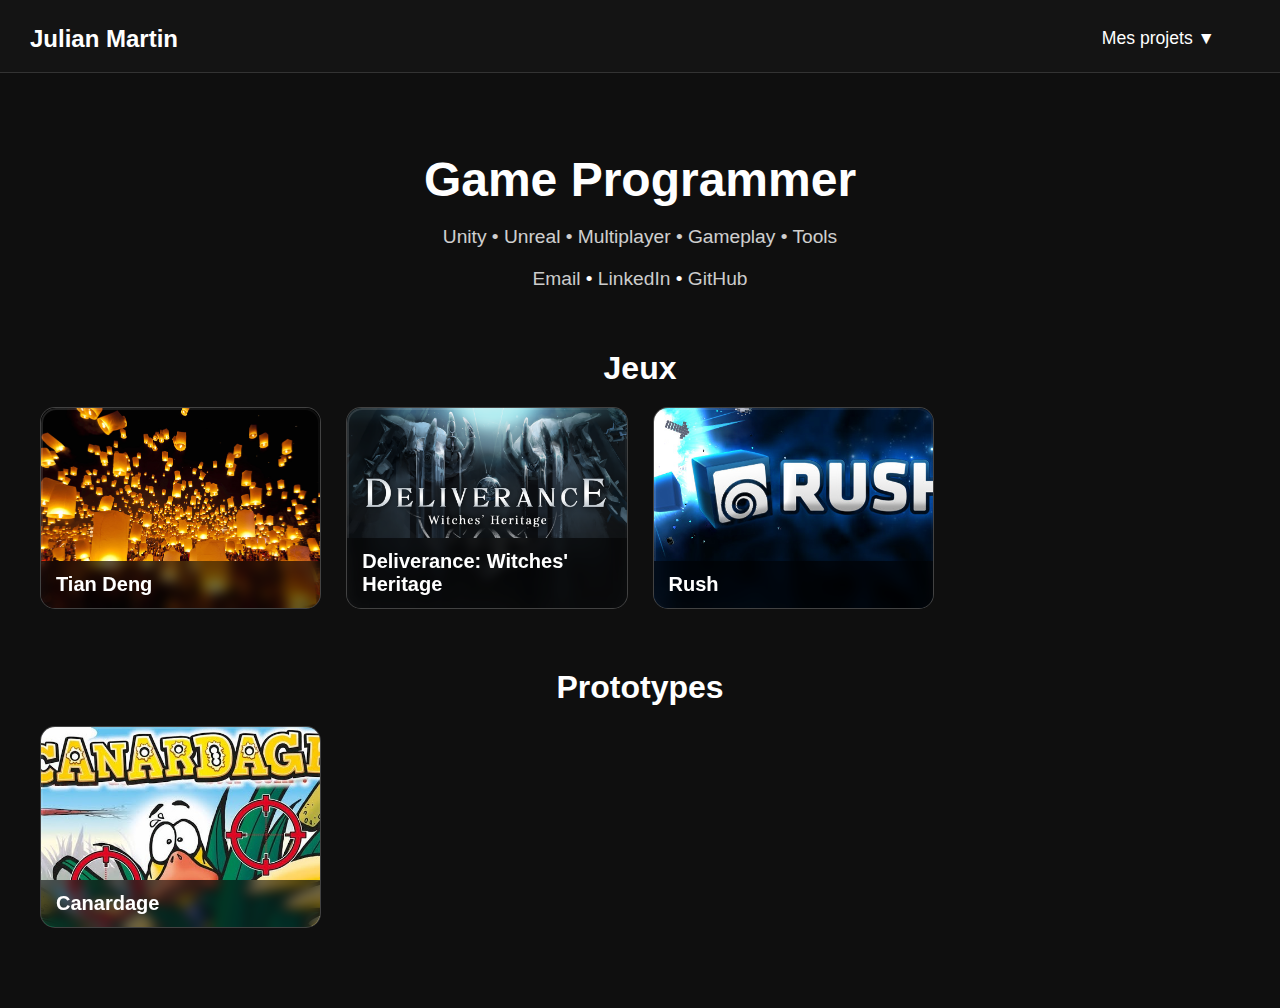
<file: index.html>
<!DOCTYPE html>
<html lang="fr">
<head>
    <link rel="stylesheet" href="css/style.css">
    <meta charset="UTF-8">
    <meta name="viewport" content="width=device-width, initial-scale=1.0">
    <title>Portfolio – Julian Martin</title>
</head>

<body>

    <!-- NAVBAR AUTO-LOADED -->
    <div id="navbar-placeholder"></div>

    <!-- ===== HERO SECTION ===== -->
    <div class="hero">
        <h1>Game Programmer</h1>
        <p>Unity • Unreal • Multiplayer • Gameplay • Tools</p>
        <div class="hero-contact">
            <a href="mailto:julian.obadia@me.com">Email</a> • 
            <a href="https://www.linkedin.com/in/julianobadiamartin/" target="_blank">LinkedIn</a> • 
            <a href="https://github.com/martin-julian" target="_blank">GitHub</a>
        </div>
    </div>

    <h2 class="section-title">Jeux</h2>
    <div class="project-grid" id="final-grid"></div>

    <h2 class="section-title">Prototypes</h2>
    <div class="project-grid" id="proto-grid"></div>

    <!-- <h2 class="section-title">Outils</h2> -->
    <!-- <div class="project-grid" id="tools-grid"></div> -->

    <!-- ===== PROJECT GRID ===== -->
    <div class="project-grid" id="project-grid"></div>

    <!-- LOAD NAVBAR -->
    <script>
        fetch("/components/navbar.html")
            .then(res => res.text())
            .then(html => document.getElementById("navbar-placeholder").innerHTML = html);
    </script>

    <!-- LOAD GAMES DATA -->
    <script src="/data/games.js"></script>

     <script>
        function buildGrid() {

            const finalGrid = document.getElementById("final-grid");
            const protoGrid = document.getElementById("proto-grid");
            const toolsGrid = document.getElementById("tools-grid");

            window.GAMES.forEach(game => {
                const card = document.createElement("a");
                card.className = "project-card";
                card.href = game.url;

                card.innerHTML = `
                    <img src="${game.thumb}" alt="">
                    <div class="project-card-title">${game.name}</div>
                `;

                if (game.type === "final") finalGrid.appendChild(card);
                if (game.type === "proto") protoGrid.appendChild(card);
                if (game.type === "tool") toolsGrid.appendChild(card);
            });
        }

        // Event listener + fallback immédiat
        window.addEventListener("gamesReady", buildGrid);
        if (window.GAMES) buildGrid();
    </script>
</body>
</html>
</file>
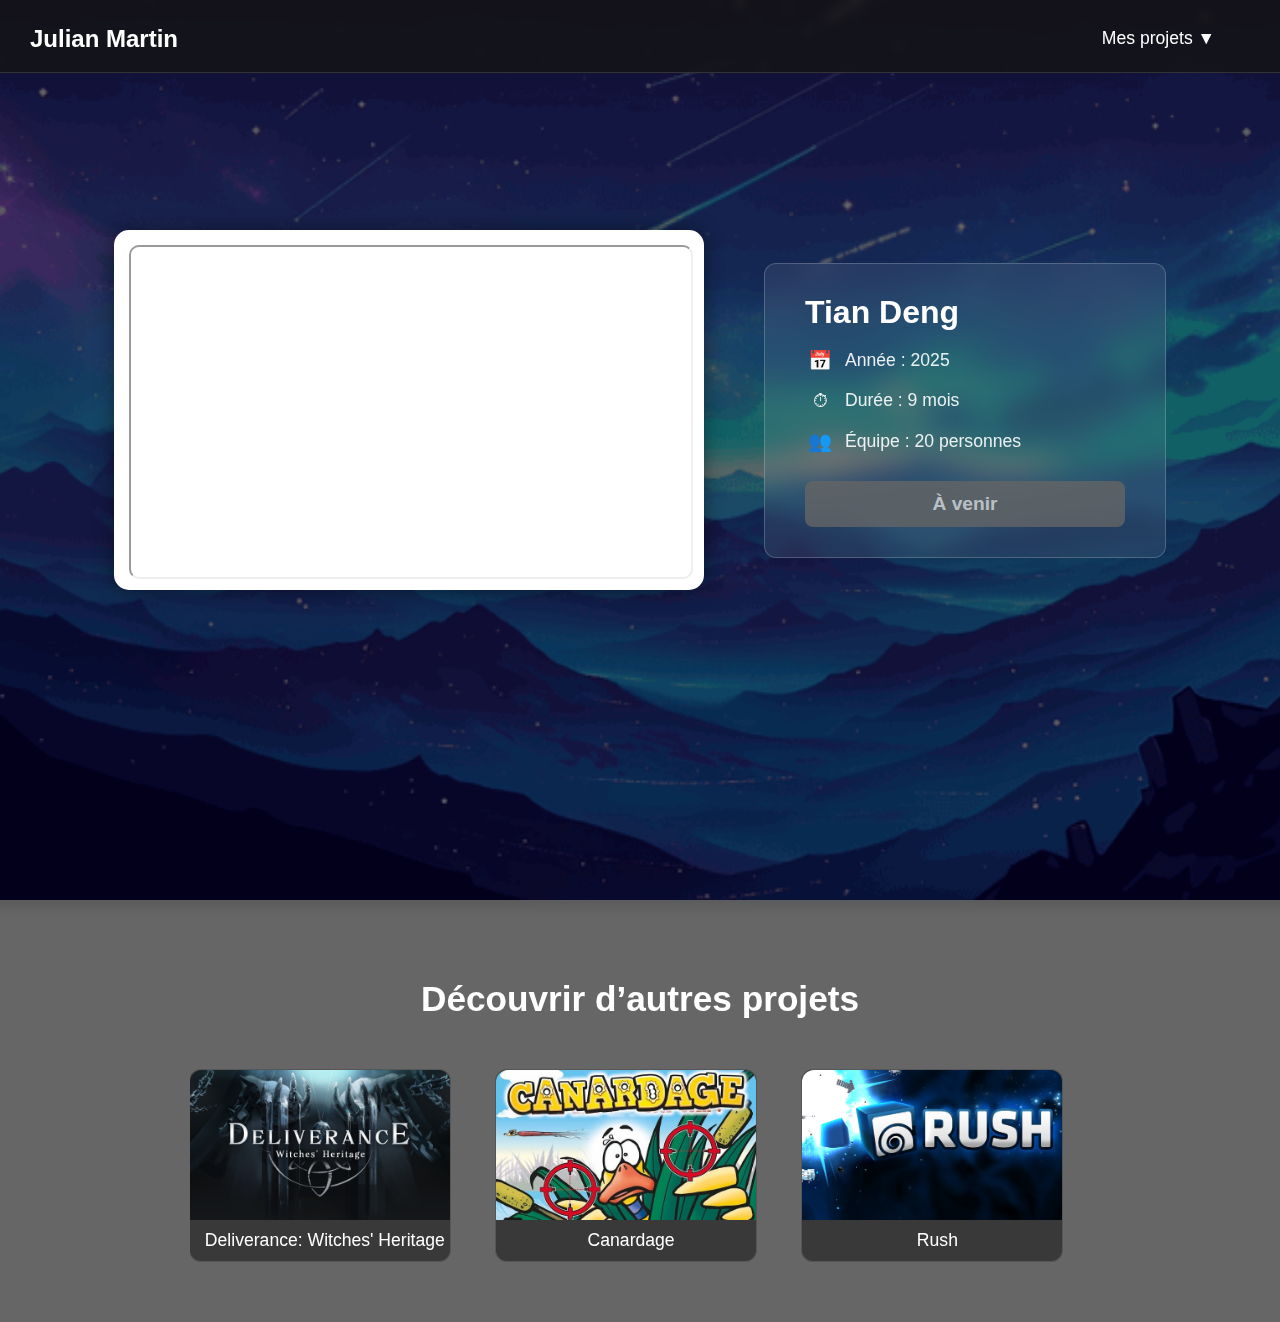
<file: jeux/canardage.html>
<!DOCTYPE html>
<html lang="fr">
<head>
    <meta charset="UTF-8">
    <meta name="viewport" content="width=device-width, initial-scale=1.0">
    <title>Julian Martin - Tian Deng</title>

    <!-- CSS partagé -->
    <link rel="stylesheet" href="../css/style-jeux.css">
</head>

<body data-game="tiandeng">

    <!-- NAVBAR -->
    <div id="navbar-placeholder"></div>

    <div class="game-fullscreen">
        <img class="bg" src="../content/template-gif.gif">
        <div class="overlay"></div>

        <div class="layout">
            <div class="video-card">
                <iframe src="https://www.youtube.com/embed/VIDEO_ID" allowfullscreen></iframe>
            </div>

            <div class="info-panel">
                <h1>Tian Deng</h1>

                <div class="info-row">
                    <span class="info-icon">📅</span>
                    <span class="info-text">Année : 2025</span>
                </div>

                <div class="info-row">
                    <span class="info-icon">⏱</span>
                    <span class="info-text">Durée : 9 mois</span>
                </div>

                <div class="info-row">
                    <span class="info-icon">👥</span>
                    <span class="info-text">Équipe : 20 personnes</span>
                </div>

                <div class="coming-btn">À venir</div>
            </div>
        </div>
    </div>

    <!-- Carrousel -->
    <div id="carousel-placeholder"></div>

    <!-- CSS Owl -->
    <link rel="stylesheet" href="../components/owl.carousel.min.css">
    <link rel="stylesheet" href="../components/owl.theme.default.min.css">

    <!-- Charge games.js -->
    <script src="/data/games.js"></script>

    <!-- Charge JS du carousel (important : AVANT l'injection du HTML du carousel) -->
    <script src="https://code.jquery.com/jquery-3.6.0.min.js"></script>
    <script src="/components/owl.carousel.min.js"></script>
    <script src="/components/carousel.js"></script>

    <!-- Charge la navbar -->
    <script>
        fetch("/components/navbar.html")
            .then(r => r.text())
            .then(html => {
                document.getElementById("navbar-placeholder").innerHTML = html;
            });
    </script>

    <!-- Charge le HTML du carousel -->
    <script>
        fetch("/components/carousel.html")
            .then(r => r.text())
            .then(html => {
                document.getElementById("carousel-placeholder").innerHTML = html;

                // Maintenant que le HTML est chargé, on déclenche l’événement :
                window.dispatchEvent(new Event("gamesReady"));
            });
    </script>

</body>
</html>
</file>
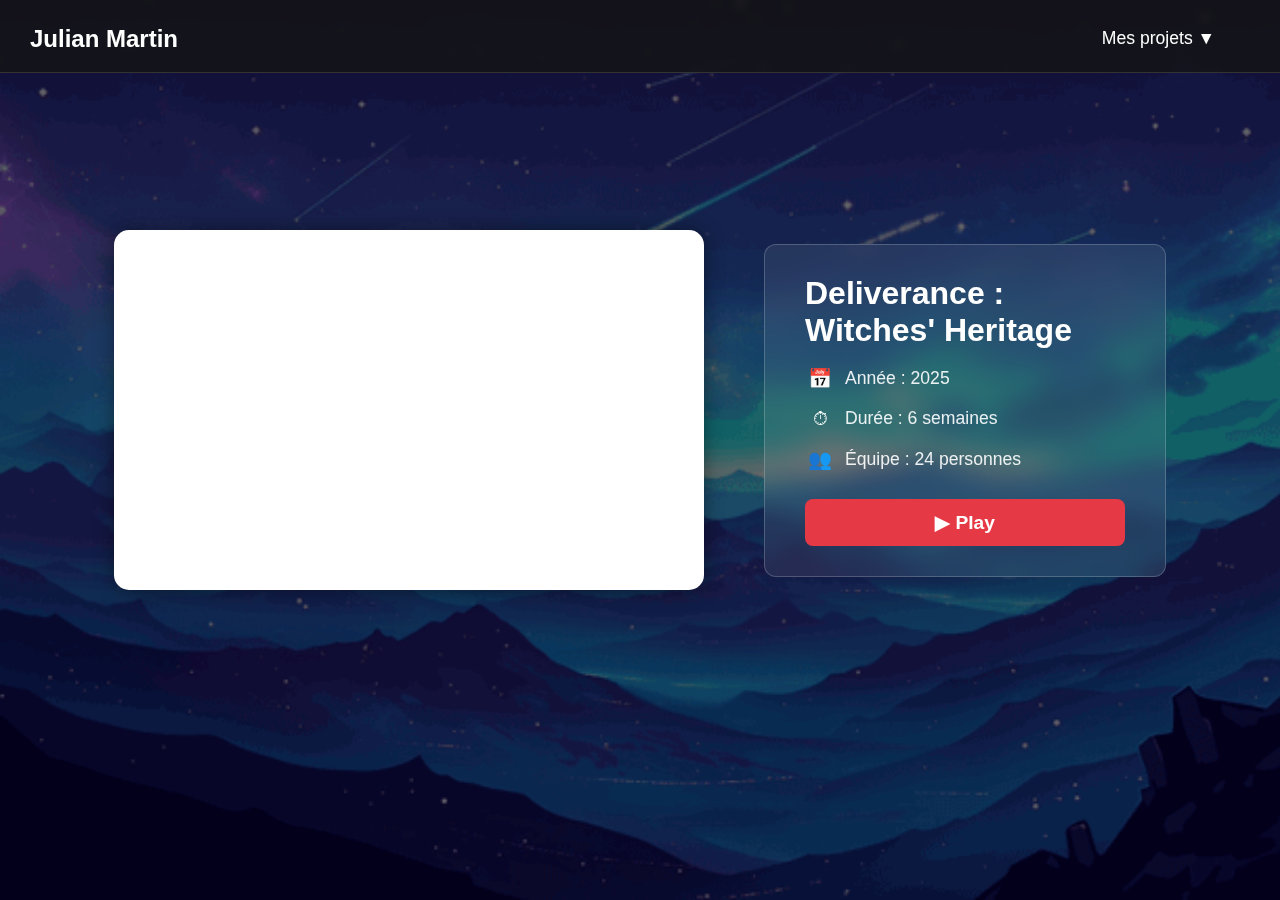
<file: jeux/deliverance.html>
<!DOCTYPE html>
<html lang="fr">
<head>
    <meta charset="UTF-8">
    <meta name="viewport" content="width=device-width, initial-scale=1.0">
    <title>Deliverance : Witches' Heritage</title>

    <!-- CSS partagé de toutes les pages de jeu -->
    <link rel="stylesheet" href="../css/style-jeux.css">
</head>

<body>
    <!-- ===== NAVBAR ===== -->
    <div id="navbar-placeholder"></div>

    <!-- Background GIF -->
    <img class="bg" src="../content/template-gif.gif">

    <!-- Overlay -->
    <div class="overlay"></div>

    <!-- Layout principal -->
    <div class="layout">

        <!-- Carte vidéo -->
        <div class="video-card">
            <iframe 
                src="https://www.youtube.com/embed/YOUTUBE_ID"
                frameborder="0"
                allowfullscreen>
            </iframe>
        </div>

        <!-- Panel flouté -->
        <div class="info-panel">
            <h1>Deliverance : Witches' Heritage</h1>


            <div class="info-row">
                <span class="info-icon">📅</span>
                <span class="info-text">Année : 2025</span>
            </div>

            <div class="info-row">
                <span class="info-icon">⏱</span>
                <span class="info-text">Durée : 6 semaines</span>
            </div>

            <div class="info-row">
                <span class="info-icon">👥</span>
                <span class="info-text">Équipe : 24 personnes</span>
            </div>

            <a class="play-btn" href="LIEN_BUILD" target="_blank">▶ Play</a>
        </div>

    </div>

    <!-- LOAD NAVBAR -->
    <script>
    fetch("/components/navbar.html")
        .then(res => res.text())
        .then(html => document.getElementById("navbar-placeholder").innerHTML = html);
    </script>

</body>
</html>
</file>
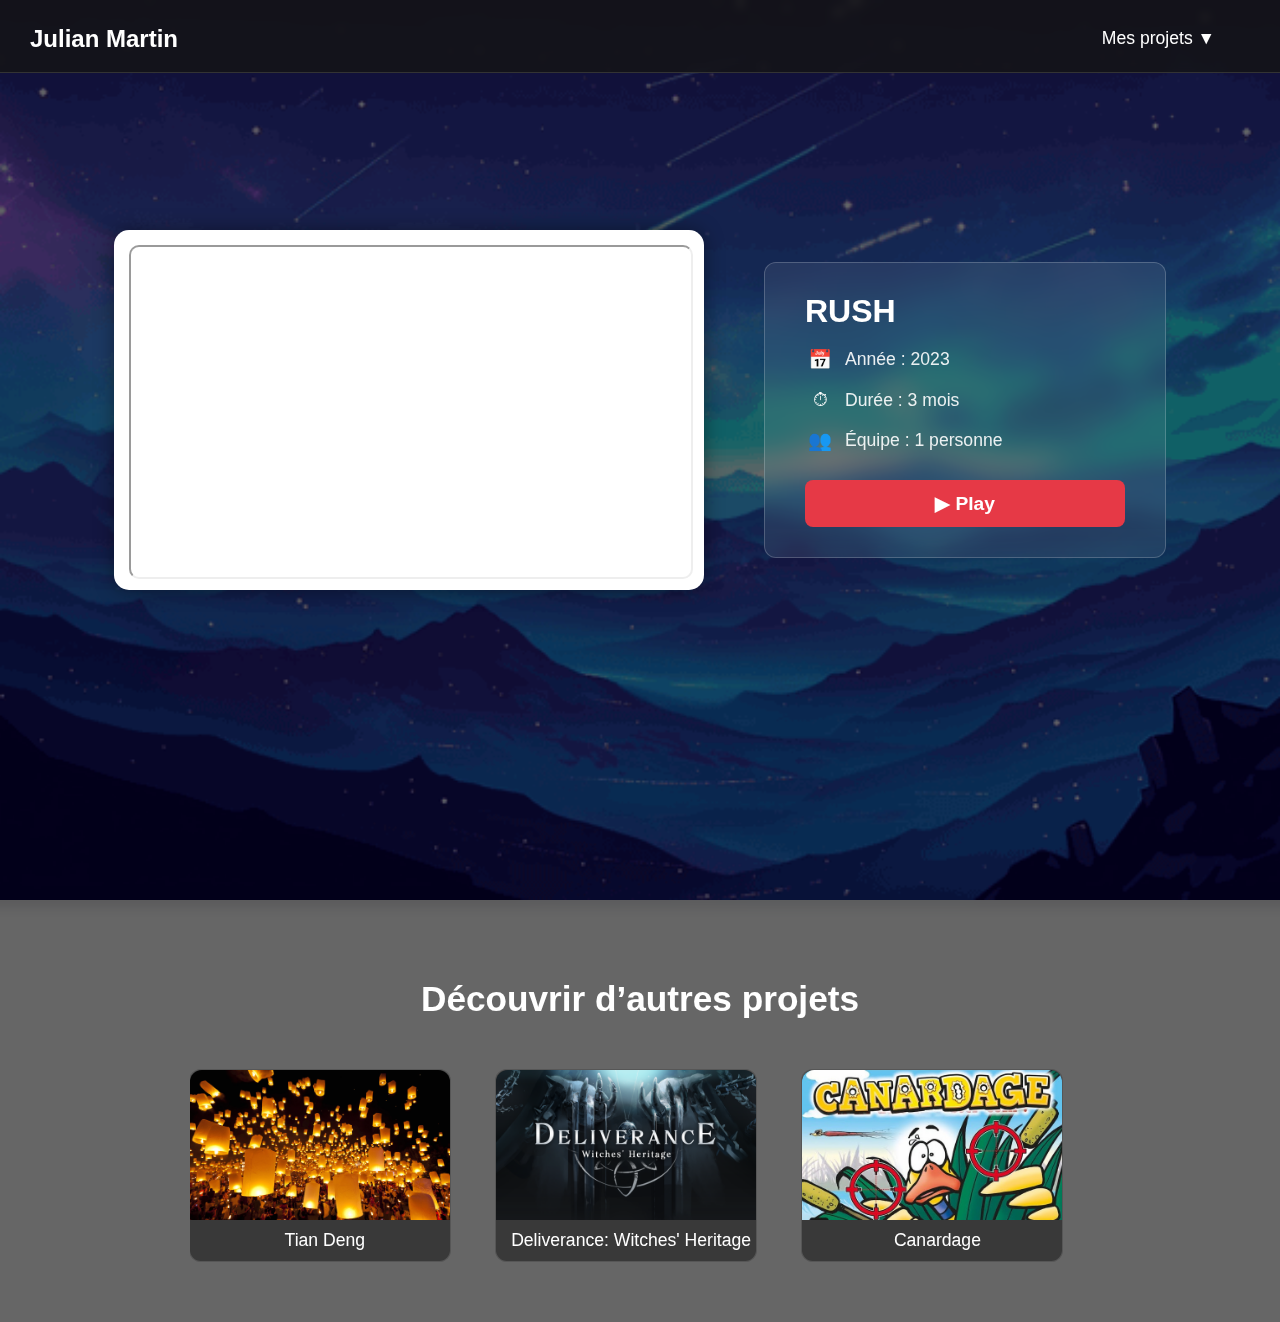
<file: jeux/rush.html>
<!DOCTYPE html>
<html lang="fr">
<head>
    <meta charset="UTF-8">
    <meta name="viewport" content="width=device-width, initial-scale=1.0">
    <title>Julian Martin - RUSH</title>

    <!-- CSS partagé -->
    <link rel="stylesheet" href="../css/style-jeux.css">
</head>

<body data-game="rush">

    <!-- NAVBAR -->
    <div id="navbar-placeholder"></div>

    <div class="game-fullscreen">
        <img class="bg" src="../content/template-gif.gif">
        <div class="overlay"></div>

        <div class="layout">
            <div class="video-card">
                <iframe src="https://www.youtube.com/embed/VIDEO_ID" allowfullscreen></iframe>
            </div>

            <div class="info-panel">
                <h1>RUSH</h1>

                <div class="info-row">
                    <span class="info-icon">📅</span>
                    <span class="info-text">Année : 2023</span>
                </div>

                <div class="info-row">
                    <span class="info-icon">⏱</span>
                    <span class="info-text">Durée : 3 mois</span>
                </div>

                <div class="info-row">
                    <span class="info-icon">👥</span>
                    <span class="info-text">Équipe : 1 personne</span>
                </div>

                <a class="play-btn" href="LIEN_BUILD" target="_blank">▶ Play</a>
            </div>
        </div>
    </div>

    <!-- Carrousel -->
    <div id="carousel-placeholder"></div>

    <!-- CSS Owl -->
    <link rel="stylesheet" href="../components/owl.carousel.min.css">
    <link rel="stylesheet" href="../components/owl.theme.default.min.css">

    <!-- Charge games.js -->
    <script src="/data/games.js"></script>

    <!-- Charge JS du carousel (important : AVANT l'injection du HTML du carousel) -->
    <script src="https://code.jquery.com/jquery-3.6.0.min.js"></script>
    <script src="/components/owl.carousel.min.js"></script>
    <script src="/components/carousel.js"></script>

    <!-- Charge la navbar -->
    <script>
        fetch("/components/navbar.html")
            .then(r => r.text())
            .then(html => {
                document.getElementById("navbar-placeholder").innerHTML = html;
            });
    </script>

    <!-- Charge le HTML du carousel -->
    <script>
        fetch("/components/carousel.html")
            .then(r => r.text())
            .then(html => {
                document.getElementById("carousel-placeholder").innerHTML = html;

                // Maintenant que le HTML est chargé, on déclenche l’événement :
                window.dispatchEvent(new Event("gamesReady"));
            });
    </script>

</body>
</html>
</file>
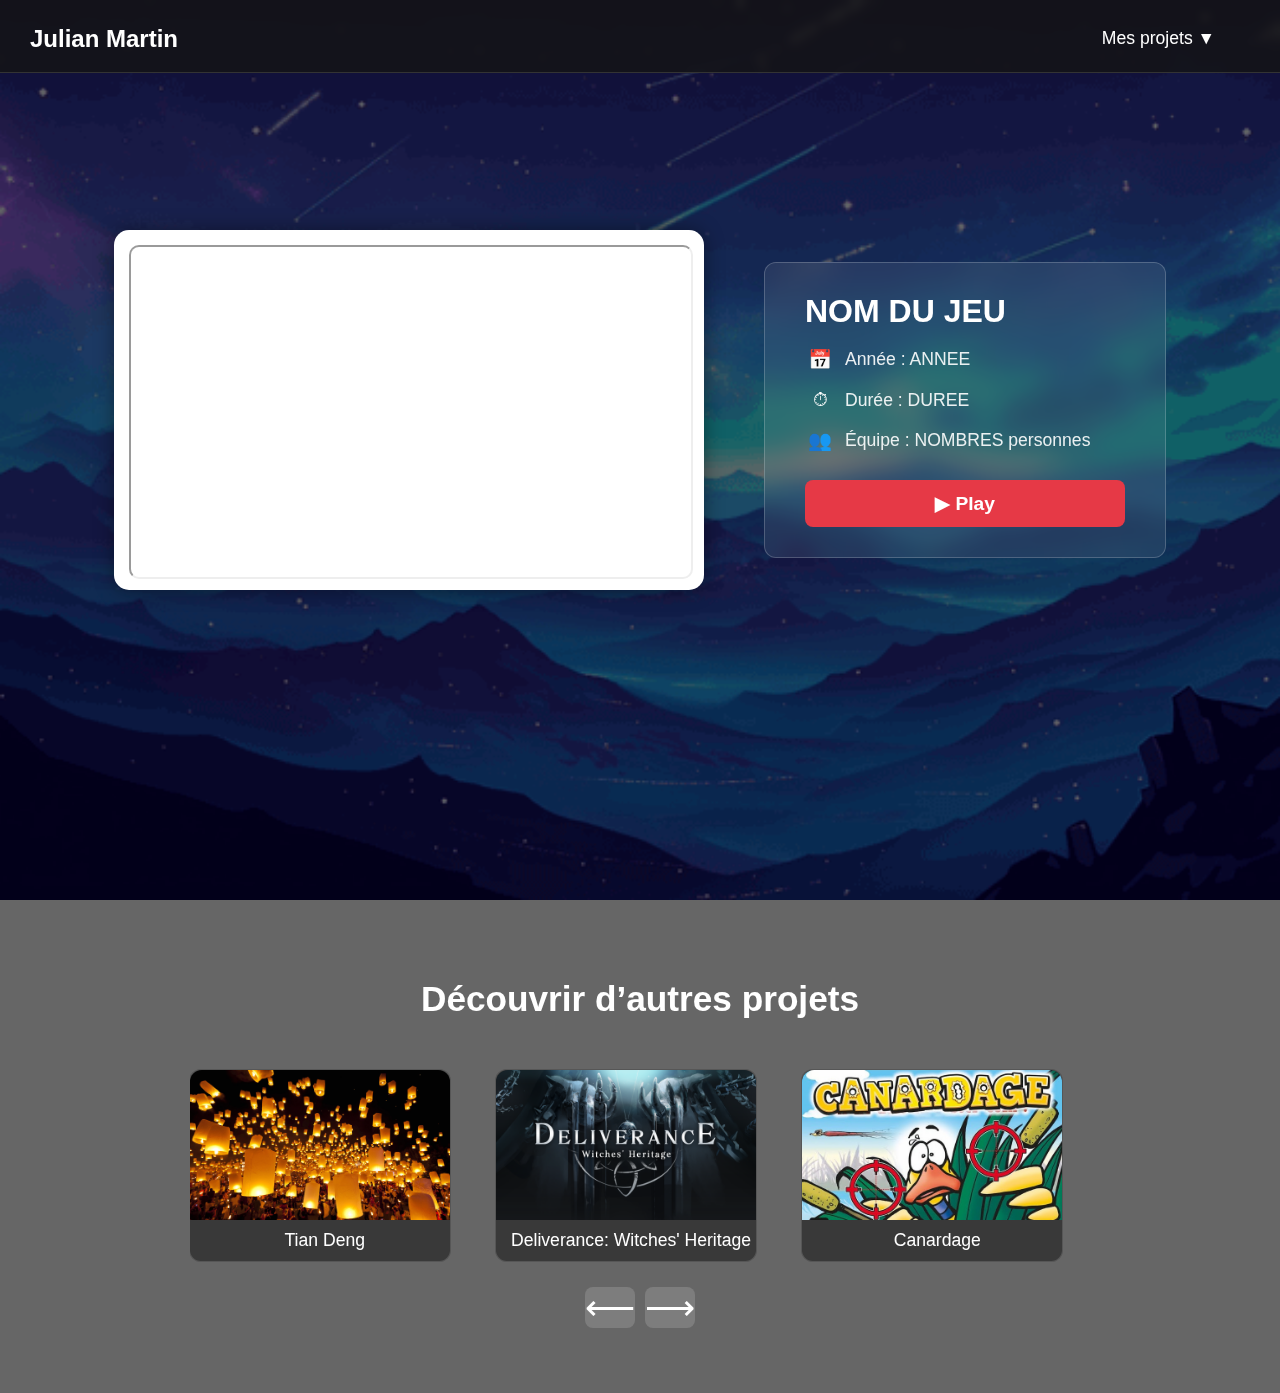
<file: jeux/template.html>
<!DOCTYPE html>
<html lang="fr">
<head>
    <meta charset="UTF-8">
    <meta name="viewport" content="width=device-width, initial-scale=1.0">
    <title>Julian Martin - GAME NAME</title>

    <!-- CSS partagé -->
    <link rel="stylesheet" href="../css/style-jeux.css">
</head>

<body data-game="GAMENAME">

    <!-- NAVBAR -->
    <div id="navbar-placeholder"></div>

    <div class="game-fullscreen">
        <img class="bg" src="../content/template-gif.gif">
        <div class="overlay"></div>

        <div class="layout">
            <div class="video-card">
                <iframe src="https://www.youtube.com/embed/VIDEO_ID" allowfullscreen></iframe>
            </div>

            <div class="info-panel">
                <h1>NOM DU JEU</h1>

                <div class="info-row">
                    <span class="info-icon">📅</span>
                    <span class="info-text">Année : ANNEE</span>
                </div>

                <div class="info-row">
                    <span class="info-icon">⏱</span>
                    <span class="info-text">Durée : DUREE</span>
                </div>

                <div class="info-row">
                    <span class="info-icon">👥</span>
                    <span class="info-text">Équipe : NOMBRES personnes</span>
                </div>

                <a class="play-btn" href="LIEN_BUILD" target="_blank">▶ Play</a>
            </div>
        </div>
    </div>

    <!-- Carrousel -->
    <div id="carousel-placeholder"></div>

    <!-- CSS Owl -->
    <link rel="stylesheet" href="../components/owl.carousel.min.css">
    <link rel="stylesheet" href="../components/owl.theme.default.min.css">

    <!-- Charge games.js -->
    <script src="/data/games.js"></script>

    <!-- Charge JS du carousel (important : AVANT l'injection du HTML du carousel) -->
    <script src="https://code.jquery.com/jquery-3.6.0.min.js"></script>
    <script src="/components/owl.carousel.min.js"></script>
    <script src="/components/carousel.js"></script>

    <!-- Charge la navbar -->
    <script>
        fetch("/components/navbar.html")
            .then(r => r.text())
            .then(html => {
                document.getElementById("navbar-placeholder").innerHTML = html;
            });
    </script>

    <!-- Charge le HTML du carousel -->
    <script>
        fetch("/components/carousel.html")
            .then(r => r.text())
            .then(html => {
                document.getElementById("carousel-placeholder").innerHTML = html;

                // Maintenant que le HTML est chargé, on déclenche l’événement :
                window.dispatchEvent(new Event("gamesReady"));
            });
    </script>

</body>
</html>
</file>
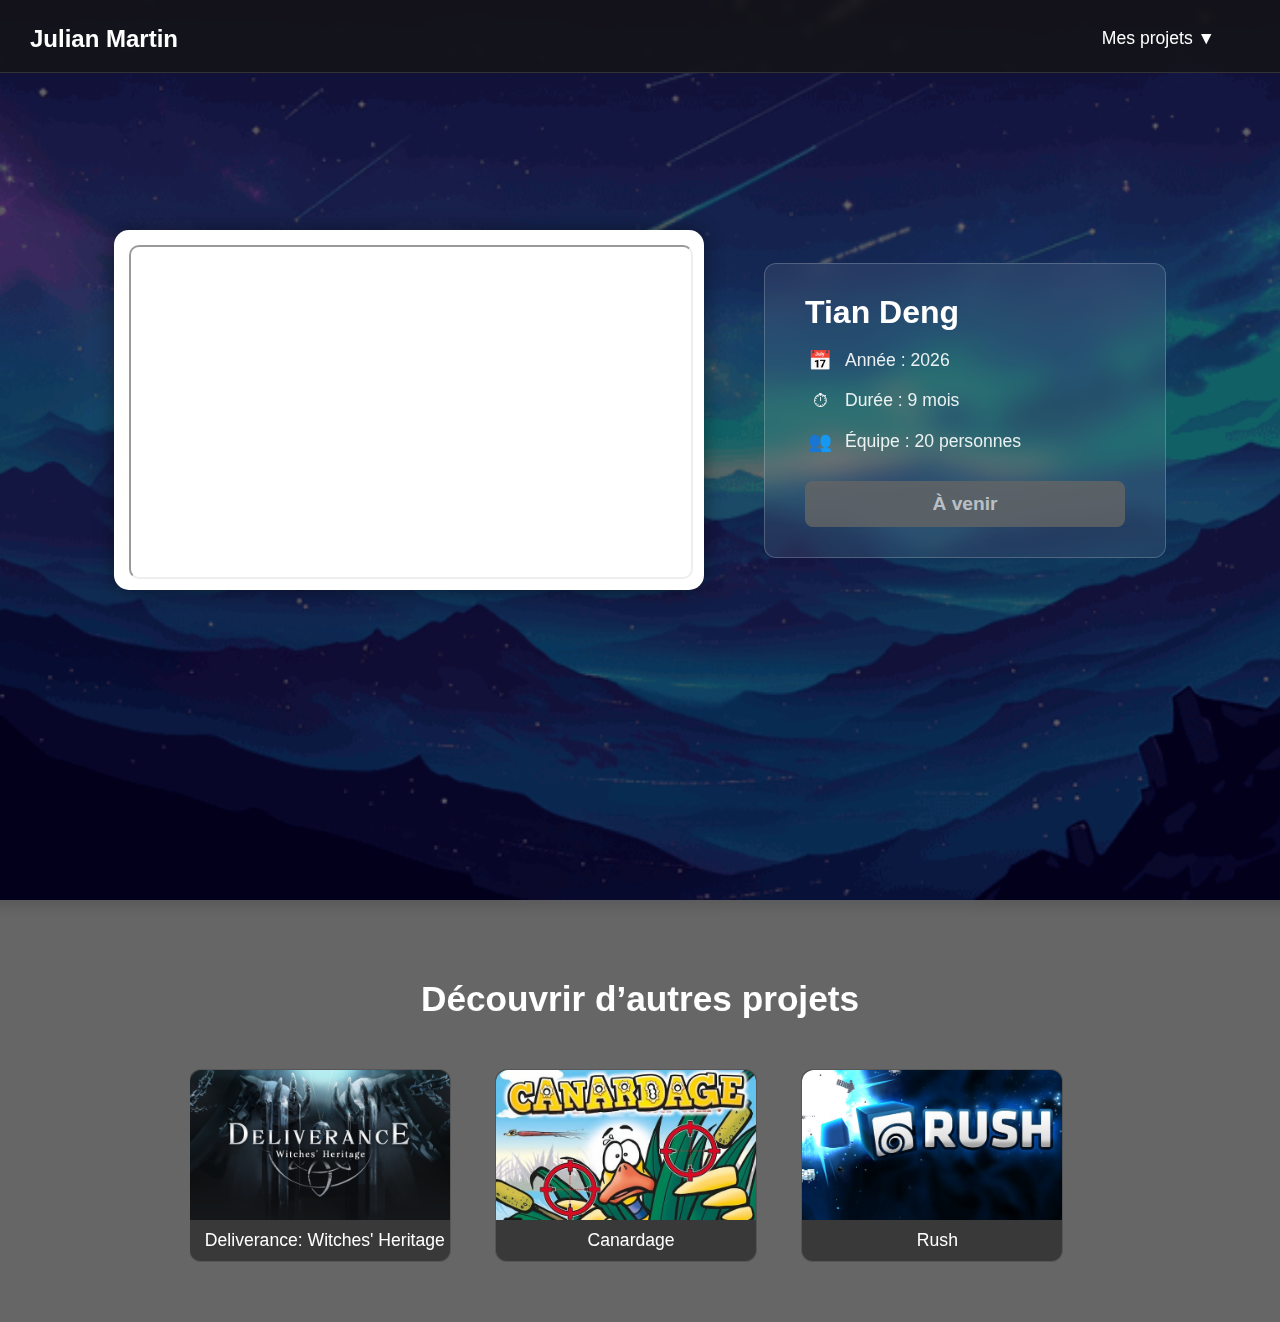
<file: jeux/tiandeng.html>
<!DOCTYPE html>
<html lang="fr">
<head>
    <meta charset="UTF-8">
    <meta name="viewport" content="width=device-width, initial-scale=1.0">
    <title>Julian Martin - Tian Deng</title>

    <!-- CSS partagé -->
    <link rel="stylesheet" href="../css/style-jeux.css">
</head>

<body data-game="tiandeng">

    <!-- NAVBAR -->
    <div id="navbar-placeholder"></div>

    <div class="game-fullscreen">
        <img class="bg" src="../content/template-gif.gif">
        <div class="overlay"></div>

        <div class="layout">
            <div class="video-card">
                <iframe src="https://www.youtube.com/embed/VIDEO_ID" allowfullscreen></iframe>
            </div>

            <div class="info-panel">
                <h1>Tian Deng</h1>

                <div class="info-row">
                    <span class="info-icon">📅</span>
                    <span class="info-text">Année : 2026</span>
                </div>

                <div class="info-row">
                    <span class="info-icon">⏱</span>
                    <span class="info-text">Durée : 9 mois</span>
                </div>

                <div class="info-row">
                    <span class="info-icon">👥</span>
                    <span class="info-text">Équipe : 20 personnes</span>
                </div>

                <div class="coming-btn">À venir</div>
            </div>
        </div>
    </div>

    <!-- Carrousel -->
    <div id="carousel-placeholder"></div>

    <!-- CSS Owl -->
    <link rel="stylesheet" href="../components/owl.carousel.min.css">
    <link rel="stylesheet" href="../components/owl.theme.default.min.css">

    <!-- Charge games.js -->
    <script src="/data/games.js"></script>

    <!-- Charge JS du carousel (important : AVANT l'injection du HTML du carousel) -->
    <script src="https://code.jquery.com/jquery-3.6.0.min.js"></script>
    <script src="/components/owl.carousel.min.js"></script>
    <script src="/components/carousel.js"></script>

    <!-- Charge la navbar -->
    <script>
        fetch("/components/navbar.html")
            .then(r => r.text())
            .then(html => {
                document.getElementById("navbar-placeholder").innerHTML = html;
            });
    </script>

    <!-- Charge le HTML du carousel -->
    <script>
        fetch("/components/carousel.html")
            .then(r => r.text())
            .then(html => {
                document.getElementById("carousel-placeholder").innerHTML = html;

                // Maintenant que le HTML est chargé, on déclenche l’événement :
                window.dispatchEvent(new Event("gamesReady"));
            });
    </script>

</body>
</html>
</file>
<file: css/style.css>
body {
    margin: 0;
    background: #0f0f0f;
    font-family: Arial, sans-serif;
    color: #fff;
}

/* ===== NAVBAR ===== */
.navbar {
    width: 100%;
    box-sizing: border-box;            
    padding: 20px 60px 15px 30px;        /* top right bottom left */
    background: #141414;
    border-bottom: 1px solid #333;
    display: flex;
    justify-content: space-between;
    align-items: center;
    position: fixed;
    top: 0;
    left: 0;
    z-index: 10;
}

.navbar-title {
    font-size: 1.5em;
    font-weight: bold;
    color: white;
    text-decoration: none;
}

/* ===== Dropdown ===== */
.dropdown {
    position: relative;
    display: inline-block;
}

.dropdown-btn {
    background: none;
    border: none;
    color: #fff;
    font-size: 1.1em;
    cursor: pointer;
    padding: 8px 5px;
}

/* MENU DÉROULANT RESPONSIVE */
.dropdown-content {
    display: none;
    position: absolute;
    top: 100%;
    right: 0;
    background: #1a1a1a;
    min-width: 180px;
    max-width: 85vw; 
    border: 1px solid #333;
    border-radius: 6px;
    overflow: hidden;
    z-index: 20;
}

/* VERSION MOBILE */
@media (max-width: 600px) {
    .dropdown-content {
        left: 0;
        right: auto;
        width: 100vw;            
        max-width: 100vw;
        border-radius: 0;
        border-left: none;
        border-right: none;
    }
}

.dropdown-content a {
    color: #ccc;
    padding: 12px 15px;
    text-decoration: none;
    display: block;
    white-space: nowrap;
}

.dropdown-content a:hover {
    background: #333;
    color: #fff;
}

.dropdown:hover .dropdown-content {
    display: block;
}

.section-title {
    margin-top: 60px;
    margin-bottom: 20px;
    font-size: 2em;
    font-weight: 700;
    text-align: center;
    color: white;
}

/*===== HERO ========*/
.hero-contact {
    margin-top: 15px;
    font-size: 1.2em;
}

.hero-contact a {
    color: #ccc;
    text-decoration: none;
}

.hero-contact a:hover {
    color: white;
}


/* ===== MAIN CONTENT ===== */
.hero {
    padding-top: 120px;
    text-align: center;
}

.hero h1 {
    font-size: 3em;
    margin-bottom: 10px;
}

.hero p {
    font-size: 1.2em;
    opacity: 0.8;
}

/* ===== PROJECT GRID ===== */

.project-card,
.project-card:visited,
.project-card .project-card-title,
.project-card .project-card-title:visited {
    color: white !important;
    font-weight: 700 !important;
}

.project-grid {
    display: grid;
    grid-template-columns: repeat(auto-fill, minmax(280px, 1fr));
    gap: 25px;
    justify-items: center;
    width: 100%;
    max-width: 1200px;
    margin: 0 auto 40px auto;
}

.project-card {
    position: relative;
    overflow: hidden;
    border-radius: 15px;
    background: rgba(255, 255, 255, 0.08);
    backdrop-filter: blur(6px);
    border: 1px solid rgba(255, 255, 255, 0.15);
    transition: transform .25s ease, box-shadow .25s ease;
    display: block;
}

.project-card:hover {
    transform: translateY(-6px);
    box-shadow: 0 12px 25px rgba(0,0,0,0.45);
}

.project-card::before {
    content: "";
    position: absolute;
    inset: 0;
    border-radius: inherit;
    padding: 2px;
    background: linear-gradient(135deg, #fff2, #fff1 40%, transparent);
    mask: linear-gradient(#000 0 0) content-box, linear-gradient(#000 0 0);
    mask-composite: exclude;
    pointer-events: none;
}

.project-card img {
    width: 100%;
    height: 200px;
    object-fit: cover;
    display: block;
}

.card-image {
    position: relative;
}

.card-image::after {
    content: "";
    position: absolute;
    bottom: 0;
    left: 0;
    width: 100%;
    height: 70px;
    background: linear-gradient(to top, rgba(0,0,0,0.75), transparent);
}

.card-title {
    position: absolute;
    bottom: 12px;
    left: 20px;
    color: rgba(255,255,255,0.95);
    font-size: 1.3em;
    font-weight: 700;
    text-shadow: 0 0 6px rgba(0,0,0,0.4);
}

.project-card-title {
    position: absolute;
    bottom: 0;
    left: 0;
    width: 100%;

    padding: 12px 15px;

    font-size: 1.25em;
    font-weight: 700;
    color: white !important;

    background: rgba(0, 0, 0, 0.55);  /* noir semi-opaque */
    backdrop-filter: blur(6px);       /* flou */
}
</file>
<file: css/style-jeux.css>
/* ---------- GLOBAL ---------- */
html, body {
    width: 100%;
    height: 100%;
    margin: 0;
    padding: 0;
}

body {
    margin: 0;
    font-family: Arial, sans-serif;
    color: white;
    overflow-x: hidden;
}

.game-fullscreen {
    position: relative;
    height: 100vh;     /* clé absolue */
    width: 100vw;
    overflow: hidden;  /* évite tout débordement interne */
}

/* ===== NAVBAR (Shared with main site) ===== */
.navbar {
    width: 100%;
    box-sizing: border-box;
    padding: 20px 60px 15px 30px;
    background: #141414cc; /* léger transparent pour voir le GIF derrière */
    backdrop-filter: blur(4px);
    border-bottom: 1px solid #333;
    display: flex;
    justify-content: space-between;
    align-items: center;
    position: fixed;
    top: 0;
    left: 0;
    z-index: 50; /* plus haut que GIF et overlay */
}

/* clickable title */
.navbar-title {
    font-size: 1.5em;
    font-weight: bold;
    color: white;
    text-decoration: none;
}

/* Dropdown */
.dropdown {
    position: relative;
    display: inline-block;
}

.dropdown-btn {
    background: none;
    border: none;
    color: #fff;
    font-size: 1.1em;
    cursor: pointer;
    padding: 8px 5px;
}

/* menu */
.dropdown-content {
    display: none;
    position: absolute;
    top: 100%;
    right: 0;
    background: #1a1a1a;
    min-width: 180px;
    max-width: 90vw;
    border: 1px solid #333;
    border-radius: 6px;
    overflow: hidden;
    z-index: 200;
}

.dropdown-content a {
    color: #ccc;
    padding: 12px 15px;
    text-decoration: none;
    display: block;
    white-space: nowrap;
}

.dropdown-content a:hover {
    background: #333;
    color: #fff;
}

.dropdown:hover .dropdown-content {
    display: block;
}

/* Mobile */
@media (max-width: 600px) {
    .navbar {
        padding: 20px;
    }

    .dropdown-content {
        right: auto;
        left: 0;
        width: 100vw;
        max-width: 100vw;
        border-radius: 0;
        border-left: none;
        border-right: none;
    }
}

/* ---------- BACKGROUND GIF ---------- */
.bg {
    position: fixed;
    top: 0;
    left: 0;
    width: 100vw;
    height: 100vh;
    object-fit: cover;      /* évite la distorsion */
    object-position: center;/* centre le GIF */
    z-index: -2;
    display: block;
}

/* ---------- DARK OVERLAY ---------- */
.overlay {
    position: fixed;
    top: 0; left: 0;
    width: 100%; height: 100%;
    background: rgba(0, 0, 0, 0.6); /* 60% */
    z-index: -1;
}

/* ---------- MAIN LAYOUT (video + panel) ---------- */
.layout {
    display: flex;
    justify-content: center;
    align-items: center;
    gap: 60px;
    height: calc(100vh - 120px);
    padding: 20px;
}

/* ---------- VIDEO CARD ---------- */
.video-card {
    background: white;
    border-radius: 15px;
    padding: 15px;
    width: 560px;
    height: 330px;
    box-shadow: 0 0 20px rgba(0,0,0,0.4);
}

.video-card iframe {
    width: 100%;
    height: 100%;
    border-radius: 10px;
}

/* ---------- BLURRED PANEL ---------- */
.info-panel {
    backdrop-filter: blur(12px);
    background: rgba(255, 255, 255, 0.08); /* glass effect */
    border: 1px solid rgba(255,255,255,0.2);
    border-radius: 12px;
    padding: 30px 40px;
    width: 320px;
    display: flex;
    flex-direction: column;
    gap: 18px;
}

.info-panel h1 {
    margin: 0;
    font-size: 2em;
    font-weight: 800;
}

.info {
    font-size: 1.1em;
    opacity: 0.9;
}

/* ----- INFO ROWS WITH PERFECT ALIGNMENT ----- */
.info-row {
    display: grid;
    grid-template-columns: 30px auto;  /* colonne icône (fixe) + texte */
    align-items: center;
    gap: 10px;
}

.info-icon {
    font-size: 1.2em;
    text-align: center;  /* centre les emojis dans la colonne */
}

.info-text {
    font-size: 1.1em;
    opacity: 0.9;
}

/* ---------- PLAY BUTTON ---------- */
.play-btn {
    margin-top: 10px;
    padding: 12px 25px;
    background: #e63946;
    color: white;
    border-radius: 8px;
    font-size: 1.2em;
    font-weight: bold;
    text-align: center;
    text-decoration: none;
    transition: 0.2s;
}

.play-btn:hover {
    background: #ff4b5a;
}

/* ----- COMING SOON BUTTON (disabled) ----- */
.coming-btn {
    margin-top: 10px;
    padding: 12px 25px;
    background: #666;              /* gris pour dire "pas dispo" */
    color: #ddd;
    border-radius: 8px;
    font-size: 1.2em;
    font-weight: bold;
    text-align: center;
    opacity: 0.8;
    user-select: none;             /* non sélectionnable */
}

/* ----- CAROUSEL ----- */
.carousel-section {
    position: relative;
    margin: 0;
    padding: 50px 0;
    background: rgba(0,0,0,0.6);
    backdrop-filter: blur(8px);
    text-align: center;
    z-index: 5;

    display: flex;
    flex-direction: column;
    align-items: center;
}

.carousel-section h2 {
    margin-bottom: 40px;
    font-size: 2.2em;
    font-weight: 700;
}

/* Limiter la largeur du carousel */
.owl-carousel {
    max-width: 900px;
    margin: 0 auto !important;
    padding: 10px 0;
}

/* Centrer les items dans Owl */
.owl-carousel .owl-stage {
    display: flex !important;
    justify-content: center !important;
}

/* Style des cards */
.carousel-card {
    background: rgba(255,255,255,0.07);
    backdrop-filter: blur(6px);
    border: 1px solid rgba(255,255,255,0.15);
    border-radius: 12px;

    width: 260px;
    display: block;
    color: white;
    text-decoration: none;
    padding-bottom: 10px;

    transition: transform 0.2s, box-shadow 0.2s;
}

/* Hover élégant */
.carousel-card:hover {
    transform: scale(1.05);
    box-shadow: 0 0 20px rgba(255,255,255,0.25);
}

.carousel-card img {
    width: 100%;
    height: 150px;
    object-fit: cover;
    border-radius: 12px 12px 0 0;
}

.carousel-card span {
    display: block;
    margin-top: 10px;
    font-size: 1.1em;
    padding-left: 10px;
}

/* Boutons Owl personnalisés */
.owl-nav button {
    font-size: 2.2em !important;
    background: rgba(255,255,255,0.15) !important;
    color: white !important;
    border-radius: 8px !important;
    padding: 4px 12px !important;
    transition: 0.2s;
}

.owl-nav button:hover {
    background: rgba(255,255,255,0.3) !important;
}

/* Espacement sous le carousel */
.owl-nav {
    margin-top: 20px !important;
}

/* Dots désactivés */
.owl-dots {
    display: none !important;
}

.carousel-section .owl-carousel,
.carousel-section .owl-stage-outer {
    max-width: 900px !important;
    margin: 0 auto !important;
}

/* On évite que le stage s'étale bizarrement */
.carousel-section .owl-stage {
    display: flex !important;
    justify-content: center !important;
}
</file>
